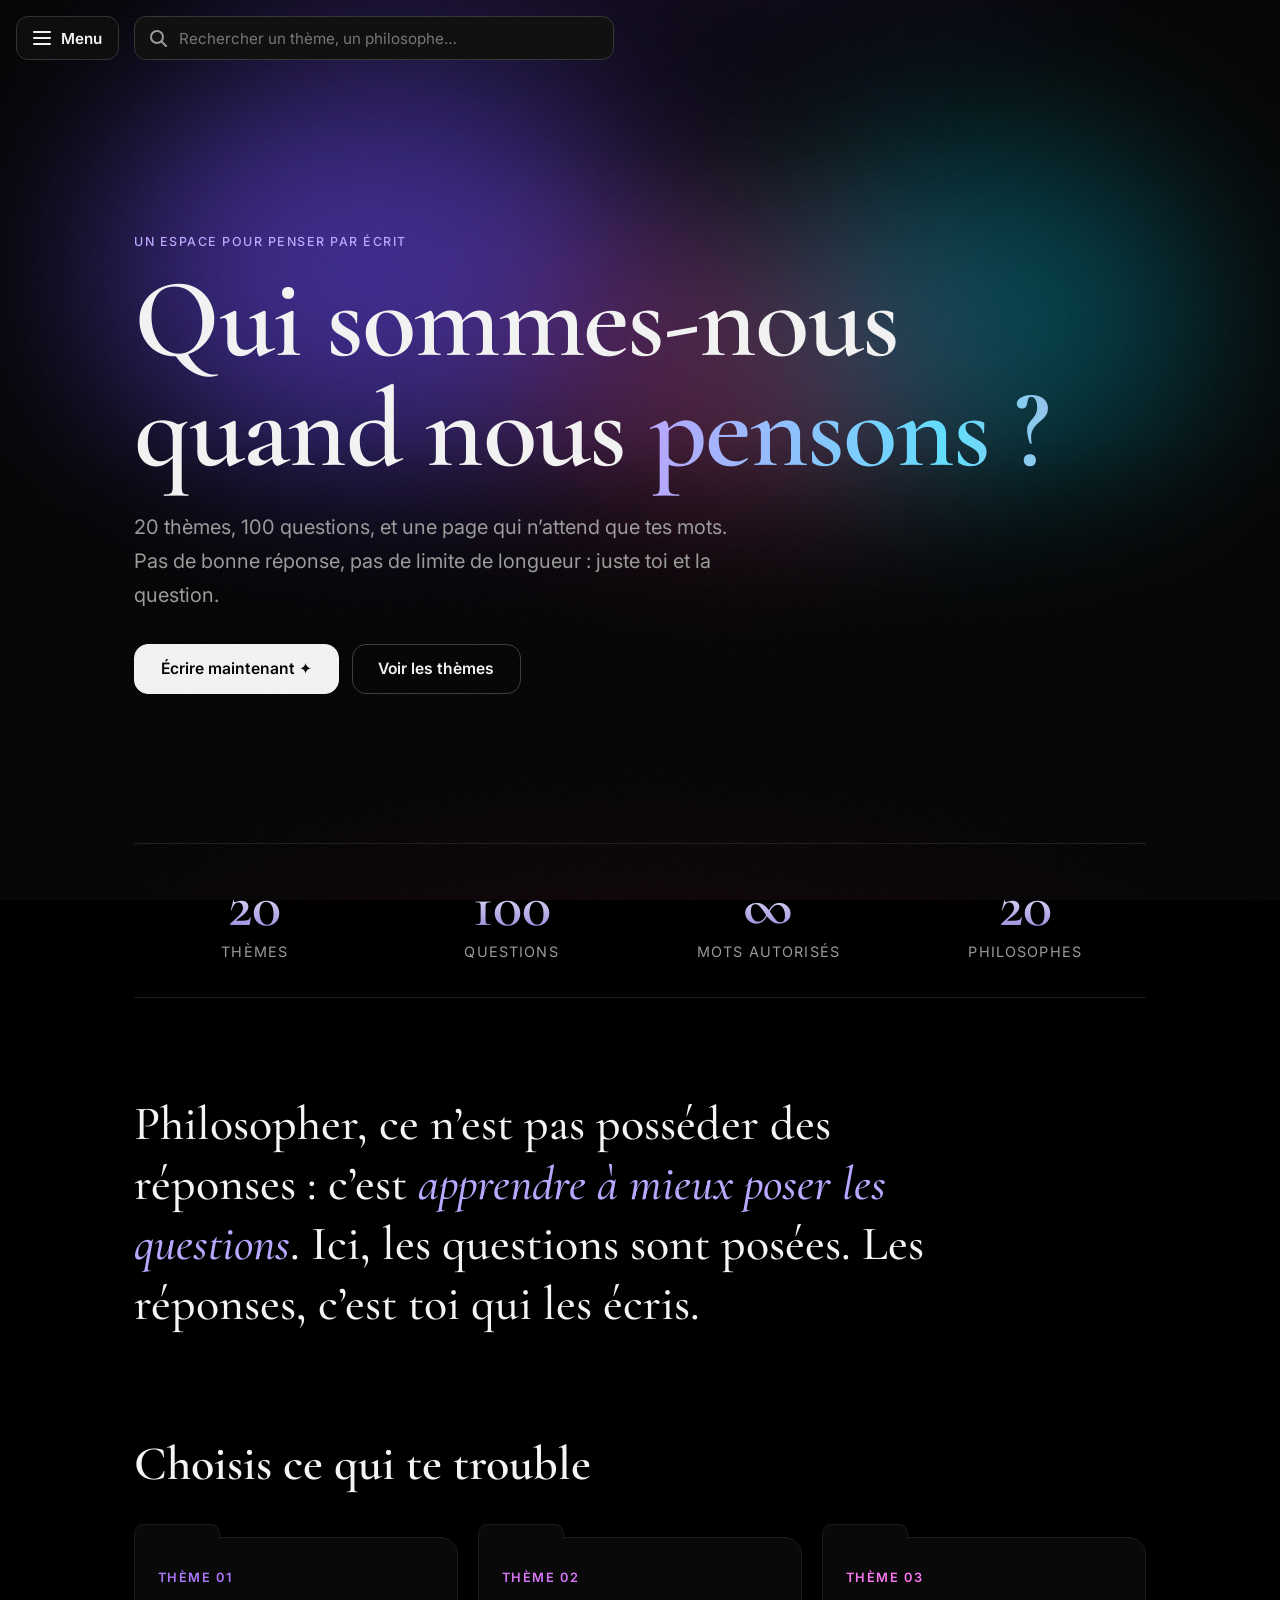
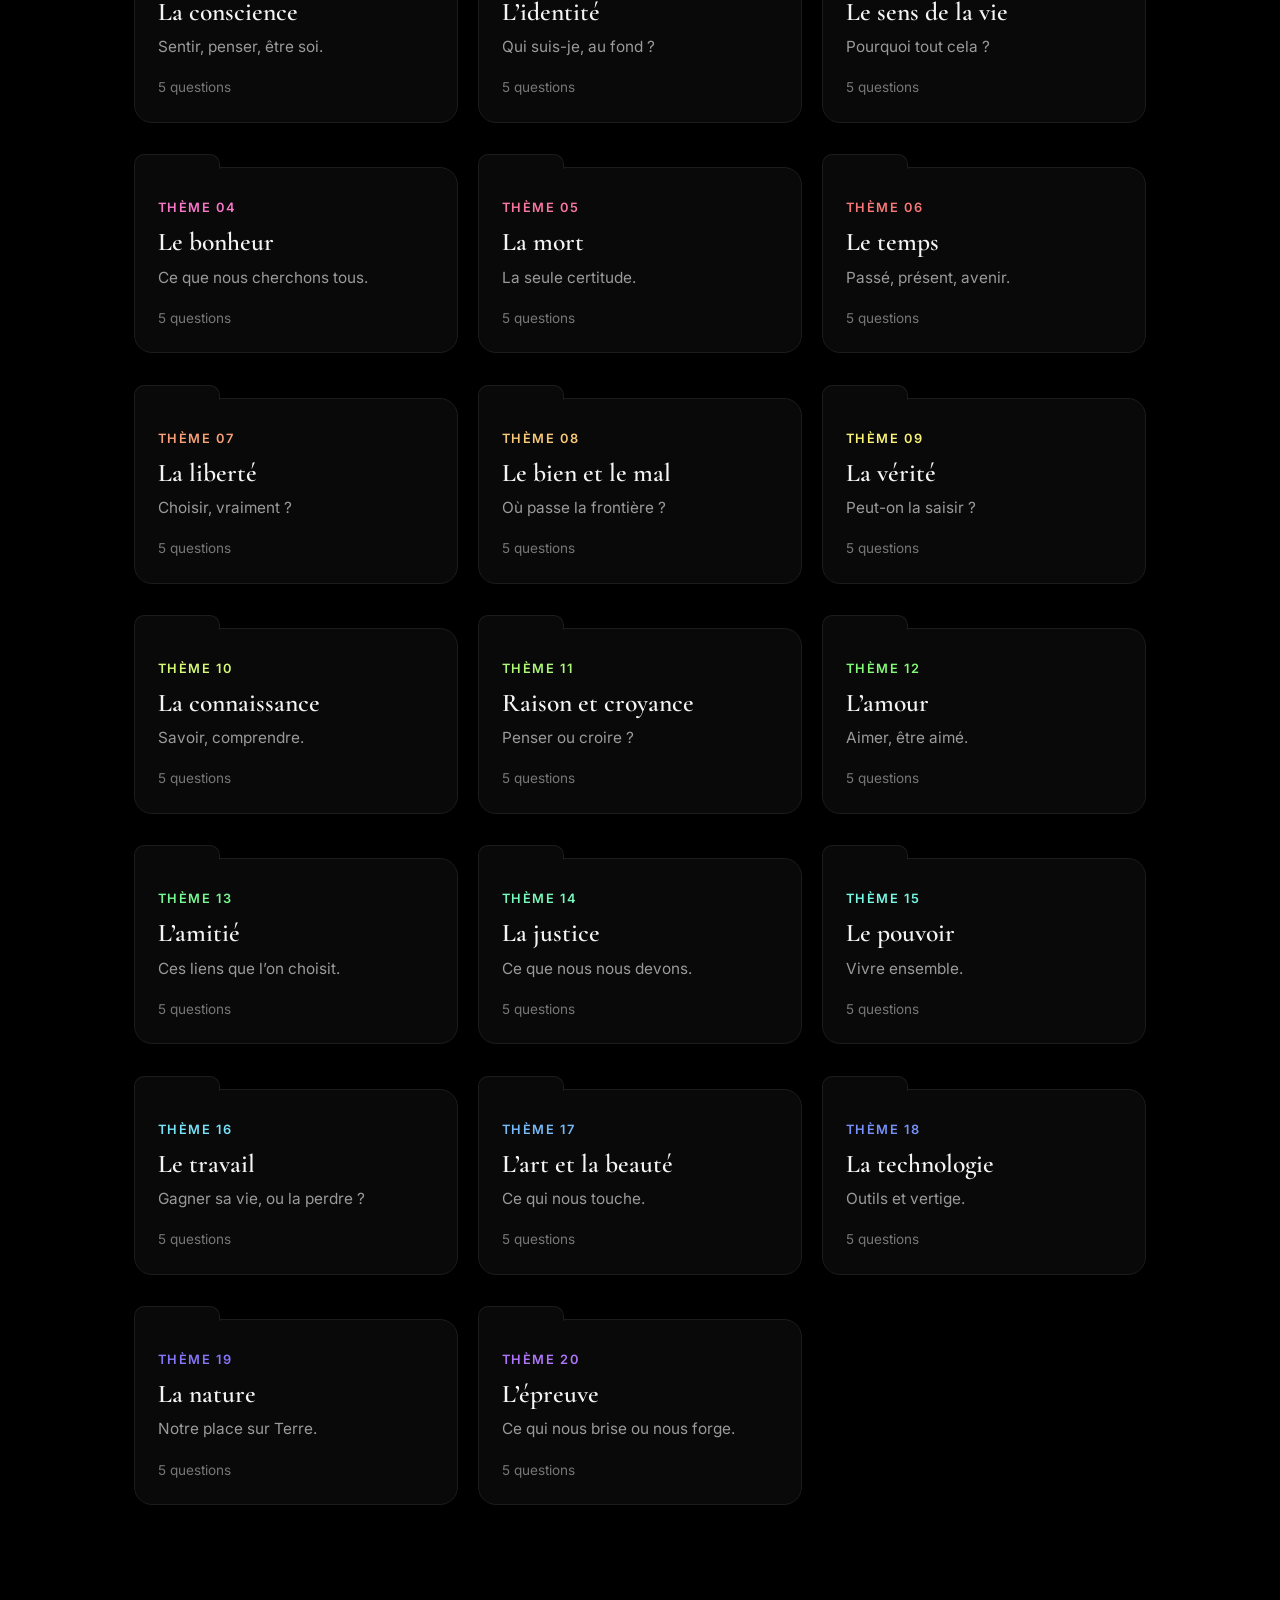
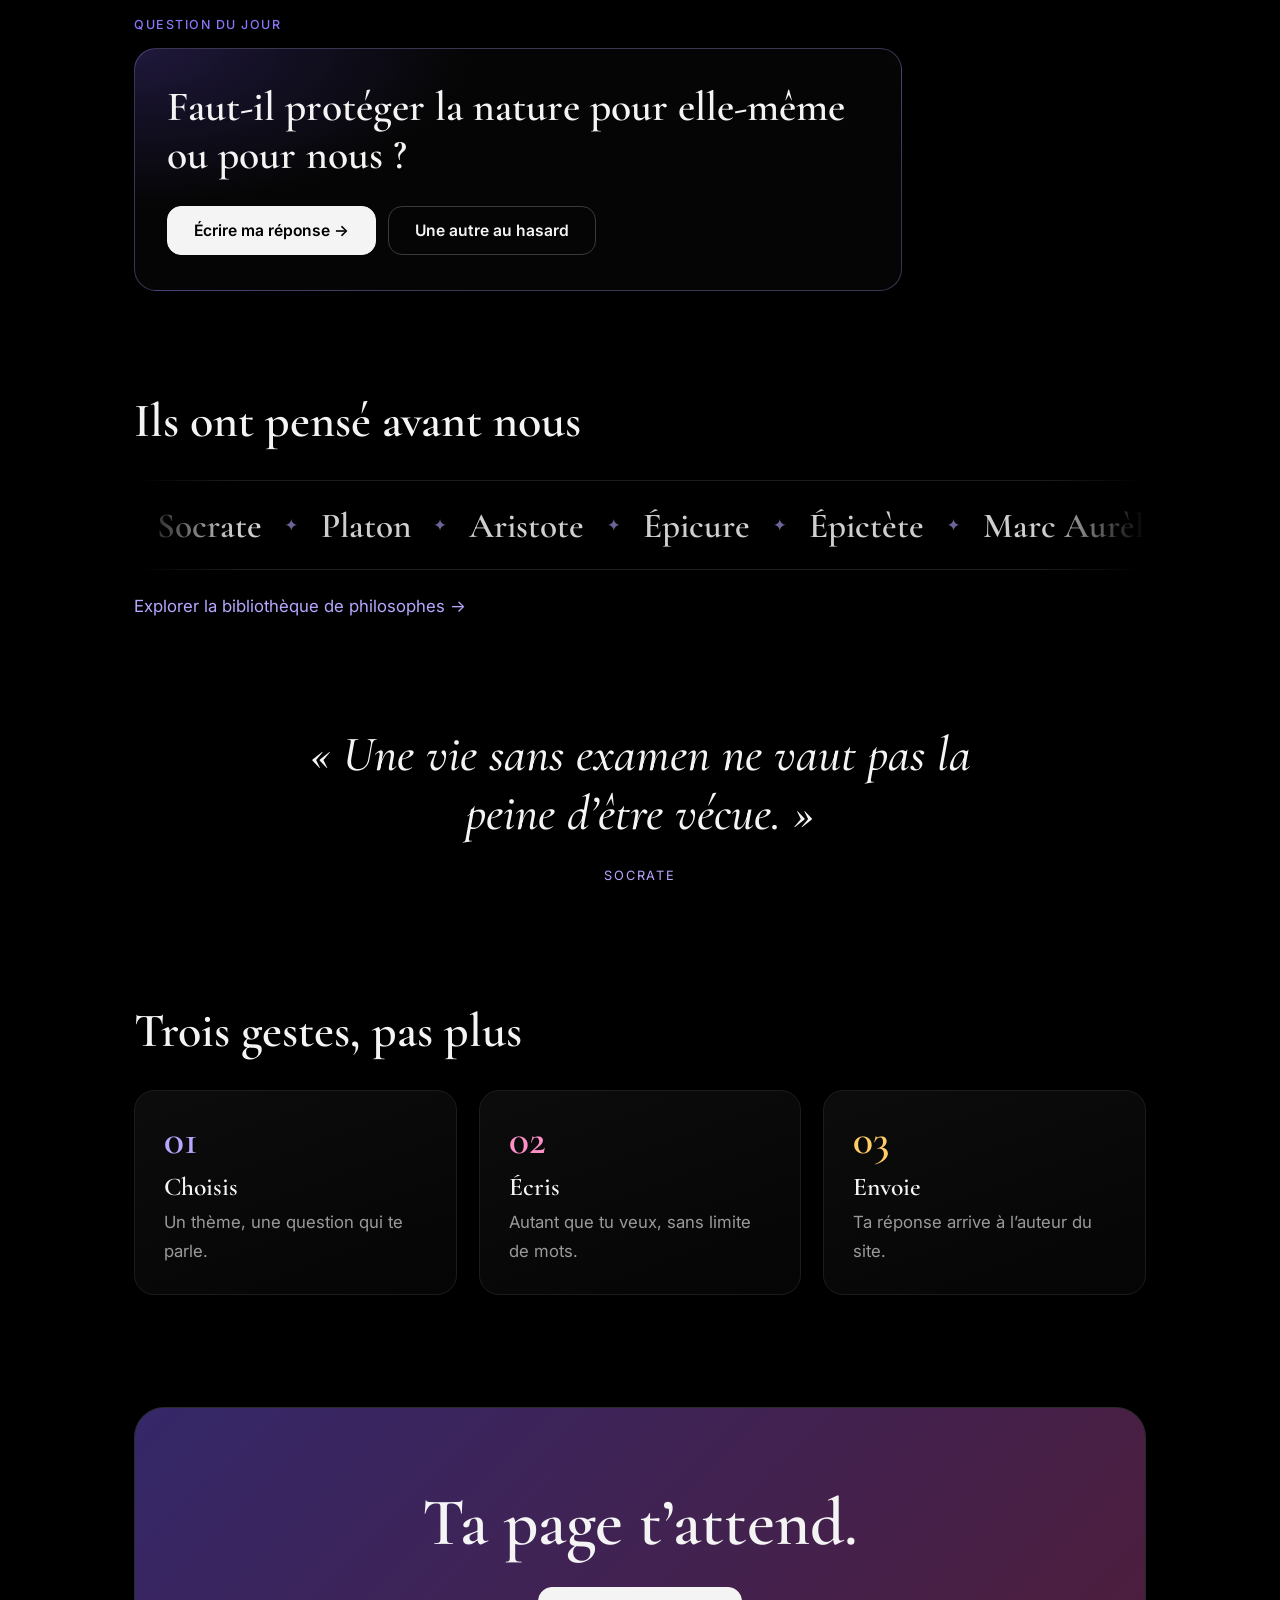
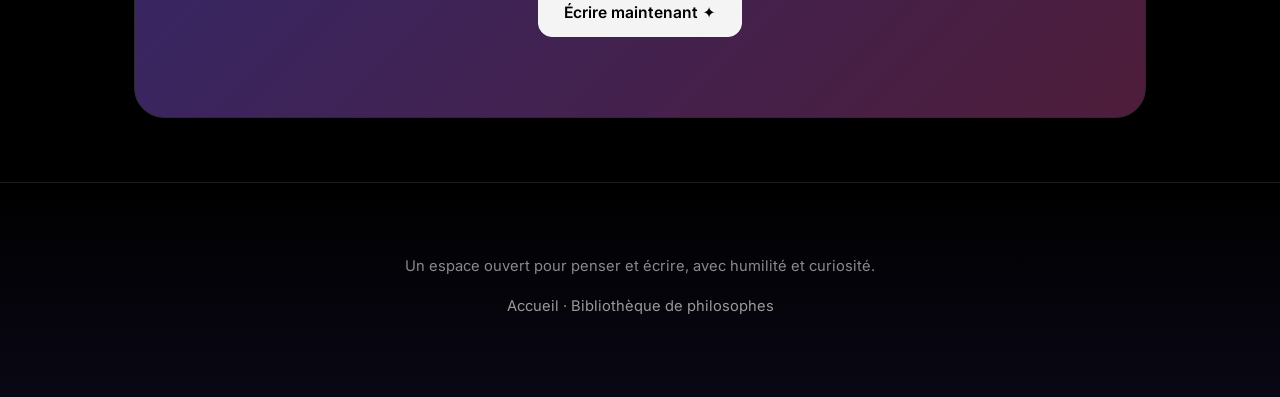
<file: index.html>
<!DOCTYPE html>
<html lang="fr">
<head>
<meta charset="UTF-8">
<meta name="viewport" content="width=device-width, initial-scale=1">
<meta name="theme-color" content="#000000">
<title>Qui sommes-nous quand nous pensons ?</title>
<meta name="description" content="20 thèmes, 100 questions philosophiques et une page pour écrire ta réponse, sans limite de longueur.">
<link rel="preconnect" href="https://fonts.googleapis.com">
<link rel="preconnect" href="https://fonts.gstatic.com" crossorigin>
<link href="https://fonts.googleapis.com/css2?family=Cormorant+Garamond:ital,wght@0,500;0,600;0,700;1,500;1,600&family=Inter:wght@400;500;600&display=swap" rel="stylesheet">
<style>
:root{--noir:#000;--carte:#090909;--ligne:#1c1c1c;--txt:#f4f4f4;--mut:#9a9a9a;--acc:#b8a6ff;
--serif:"Cormorant Garamond",Georgia,"Times New Roman",serif;--sans:"Inter",system-ui,-apple-system,"Segoe UI",Arial,sans-serif}
*{box-sizing:border-box}
html{scroll-behavior:smooth;background:#000}
body{margin:0;background:var(--noir);color:var(--txt);font:400 1.05rem/1.7 var(--sans);min-height:100vh;overflow-x:hidden;-webkit-font-smoothing:antialiased}
a{color:inherit}
::selection{background:#7c5cff;color:#fff}
:focus-visible{outline:2px solid var(--acc);outline-offset:3px}
.grain{position:fixed;inset:0;z-index:60;pointer-events:none;opacity:.07;background-image:url("data:image/svg+xml,%3Csvg xmlns='http://www.w3.org/2000/svg' width='160' height='160'%3E%3Cfilter id='n'%3E%3CfeTurbulence type='fractalNoise' baseFrequency='.8' numOctaves='2' stitchTiles='stitch'/%3E%3C/filter%3E%3Crect width='100%25' height='100%25' filter='url(%23n)'/%3E%3C/svg%3E")}
/* Lueur : en haut quand on écrit, en bas de plus en plus colorée quand on descend */
.lueur{position:fixed;inset:0;z-index:0;pointer-events:none;--h:260;--p:0;--e:0;transition:--h .8s;
background:radial-gradient(60rem 28rem at 50% -12%,hsla(var(--h),90%,62%,calc(.14 + var(--e)*.24)),transparent 62%),
radial-gradient(75rem 34rem at 50% 120%,hsla(calc(var(--h) + 70),95%,58%,calc(.08 + var(--p)*.34)),transparent 62%),
radial-gradient(42rem 28rem at 0% 105%,hsla(calc(var(--h) + 150),95%,60%,calc(var(--p)*.22)),transparent 60%),
radial-gradient(42rem 28rem at 100% 100%,hsla(calc(var(--h) + 220),95%,60%,calc(var(--p)*.18)),transparent 60%)}

/* Menu */
.btn-menu{position:fixed;top:1rem;left:1rem;z-index:40;display:flex;align-items:center;gap:.6rem;height:44px;background:rgba(10,10,10,.85);backdrop-filter:blur(10px);color:var(--txt);border:1px solid #2e2e2e;border-radius:12px;padding:0 1rem;font:600 .95rem var(--sans);cursor:pointer;transition:.25s}
.btn-menu:hover{border-color:var(--acc);box-shadow:0 0 26px -6px var(--acc)}
.btn-menu .barres{display:grid;gap:4px}
.btn-menu .barres i{display:block;width:18px;height:2px;background:currentColor;border-radius:2px}
.voile{position:fixed;inset:0;background:rgba(0,0,0,.75);opacity:0;visibility:hidden;transition:.3s;z-index:45}
.tiroir{position:fixed;top:0;left:0;bottom:0;width:min(25rem,90vw);background:#040404;border-right:1px solid var(--ligne);transform:translateX(-100%);visibility:hidden;transition:transform .35s cubic-bezier(.2,.8,.2,1),visibility .35s;z-index:50;overflow-y:auto;padding:1.2rem 1rem 3rem}
.ouvert .tiroir{transform:none;visibility:visible}
.ouvert .voile{opacity:1;visibility:visible}
.tiroir-haut{display:flex;justify-content:space-between;align-items:center;margin-bottom:1rem}
.tiroir-haut strong{font:600 1.6rem var(--serif)}
.fermer{background:none;border:1px solid #2e2e2e;color:var(--txt);border-radius:10px;width:38px;height:38px;font-size:1.1rem;cursor:pointer}
.tiroir a.accueil{display:block;padding:.6rem .8rem;border-radius:10px;text-decoration:none;color:var(--mut);margin-bottom:.3rem}
.tiroir a.accueil:hover{color:var(--txt);background:#111}
#filtre{width:100%;margin:.6rem 0 .8rem;background:#0a0a0a;color:var(--txt);border:1px solid #2a2a2a;border-radius:12px;padding:.7rem 1rem;font:400 .95rem var(--sans)}
#filtre:focus{outline:none;border-color:var(--acc)}
.tiroir details{border-top:1px solid var(--ligne)}
.tiroir summary{cursor:pointer;list-style:none;padding:.75rem .5rem;font:600 1.15rem var(--serif);display:flex;align-items:center;gap:.7rem;border-radius:10px}
.tiroir summary:hover{background:#0d0d0d}
.tiroir summary::-webkit-details-marker{display:none}
.tiroir summary::after{content:"+";margin-left:auto;color:var(--k);font-family:var(--sans)}
.tiroir details[open] summary::after{content:"−"}
.pt{flex:none;width:.65rem;height:.65rem;border-radius:50%;background:var(--k);box-shadow:0 0 12px var(--k)}
.tiroir details a{display:block;margin:.1rem 0 .1rem 1.2rem;padding:.5rem .8rem;border-left:2px solid #262626;color:var(--mut);text-decoration:none;font-size:.92rem;line-height:1.4;transition:.2s}
.tiroir details a:hover{color:var(--txt);border-left-color:var(--k);background:#0c0c0c}
.tiroir details a.tl{color:var(--k);font-weight:600}

/* Base */
main{position:relative;z-index:1;max-width:66rem;margin:0 auto;padding:5.8rem 1.4rem 4rem}
.fil{font-size:.9rem;color:var(--mut);margin-bottom:1.8rem}
.fil a{color:var(--mut);text-decoration:none}.fil a:hover{color:var(--txt)}.fil span{margin:0 .4rem;opacity:.45}
h1{font:600 clamp(2.6rem,8vw,5.2rem)/1 var(--serif);margin:0 0 1.2rem;letter-spacing:-.015em}
h1.q{font-size:clamp(2.1rem,5.6vw,3.6rem);line-height:1.1;max-width:44rem}
.intro{color:var(--mut);max-width:38rem;margin:0 0 2.4rem;font-size:1.15rem}
.etiquette{display:inline-block;font:500 .78rem var(--sans);letter-spacing:.12em;text-transform:uppercase;color:var(--k,var(--acc));margin-bottom:1rem}
.vue{animation:entree .6s cubic-bezier(.2,.8,.2,1) both}
@keyframes entree{from{opacity:0;transform:translateY(14px)}to{opacity:1;transform:none}}
.rv{opacity:0;transform:translateY(28px);transition:opacity .9s var(--d,0s),transform .9s cubic-bezier(.2,.8,.2,1) var(--d,0s)}
.rv.in{opacity:1;transform:none}
.grad{background:linear-gradient(90deg,#b8a6ff,#5ee0ff,#ff8fc7,#ffcc66,#b8a6ff);background-size:300% 100%;-webkit-background-clip:text;background-clip:text;color:transparent;animation:flow 10s linear infinite}
@keyframes flow{to{background-position:300% 0}}
.titre{font:600 clamp(1.9rem,4.6vw,3rem)/1.1 var(--serif);margin:0 0 2rem}
.sec{margin-top:6.5rem}
.cta{display:inline-flex;align-items:center;gap:.5rem;background:var(--txt);color:#000;border-radius:14px;padding:.9rem 1.6rem;text-decoration:none;font:600 .98rem var(--sans);border:1px solid var(--txt);cursor:pointer;transition:.25s}
.cta:hover{background:var(--acc);border-color:var(--acc);transform:translateY(-2px);box-shadow:0 14px 40px -14px var(--acc)}
.cta.vide{background:transparent;color:var(--txt);border-color:#3a3a3a}.cta.vide:hover{color:#000}
.btns{display:flex;flex-wrap:wrap;gap:.8rem}

/* Accueil */
.hero{position:relative;padding:3.5rem 0 1rem;min-height:78vh;display:flex;flex-direction:column;justify-content:center}
.hero h1{font-size:clamp(2.9rem,9.5vw,7rem);line-height:.98;margin-bottom:1.6rem}
.hero .intro{font-size:1.25rem;margin-bottom:2rem}
.aurore{position:absolute;left:50%;top:-6rem;width:100vw;height:46rem;transform:translateX(-50%);overflow:hidden;z-index:-1;-webkit-mask-image:linear-gradient(#000 60%,transparent);mask-image:linear-gradient(#000 60%,transparent)}
.aurore i{position:absolute;border-radius:50%;filter:blur(95px);opacity:.55;animation:derive 16s ease-in-out infinite alternate}
.aurore i:nth-child(1){width:34rem;height:26rem;background:#6d4aff;left:8%;top:4rem}
.aurore i:nth-child(2){width:28rem;height:22rem;background:#00c2e0;right:6%;top:9rem;animation-delay:-5s;opacity:.35}
.aurore i:nth-child(3){width:24rem;height:20rem;background:#ff4fa3;left:42%;top:14rem;animation-delay:-9s;opacity:.3}
@keyframes derive{to{transform:translate3d(5rem,3rem,0) scale(1.15)}}
.stats{display:grid;grid-template-columns:repeat(auto-fit,minmax(8rem,1fr));gap:1rem;margin-top:3rem;border-top:1px solid var(--ligne);border-bottom:1px solid var(--ligne);padding:2rem 0}
.stats div{text-align:center}
.stats b{display:block;font:600 clamp(2.4rem,6vw,3.8rem)/1 var(--serif);background:linear-gradient(180deg,#fff,#8b7bd8);-webkit-background-clip:text;background-clip:text;color:transparent}
.stats span{color:var(--mut);font-size:.9rem;letter-spacing:.08em;text-transform:uppercase}
.manif{margin-top:6rem}
.manif p{font:500 clamp(1.7rem,4.4vw,3rem)/1.25 var(--serif);max-width:52rem;margin:0}
.manif em{color:var(--acc)}
.grille{display:grid;grid-template-columns:repeat(auto-fill,minmax(15rem,1fr));gap:1.9rem 1.3rem}
.dossier{position:relative;display:block;margin-top:14px;padding:1.5rem 1.4rem 1.4rem;background:var(--carte);border:1px solid var(--ligne);border-radius:0 18px 18px 18px;text-decoration:none;color:inherit;transition:.3s}
.dossier::before{content:"";position:absolute;top:-14px;left:-1px;width:84px;height:14px;background:var(--carte);border:1px solid var(--ligne);border-bottom:0;border-radius:10px 10px 0 0;transition:.3s}
.dossier::after{content:"";position:absolute;inset:0;border-radius:inherit;pointer-events:none;opacity:0;transition:.3s;background:radial-gradient(16rem circle at var(--mx,50%) var(--my,0%),rgba(255,255,255,.09),transparent 62%)}
.dossier:hover{transform:translateY(-5px);border-color:var(--k,var(--acc));box-shadow:0 24px 54px -24px var(--k,var(--acc))}
.dossier:hover::before{border-color:var(--k,var(--acc))}
.dossier:hover::after{opacity:1}
.dossier .num{font:600 .8rem var(--sans);color:var(--k,var(--acc));letter-spacing:.12em}
.dossier h3{font:600 1.6rem/1.15 var(--serif);margin:.4rem 0 .5rem}
.dossier p{margin:0;color:var(--mut);font-size:.96rem}
.dossier .compte{display:block;margin-top:1rem;font-size:.85rem;color:#767676}
.jourbox{max-width:48rem;padding:2.2rem 2rem;border-radius:22px;border:1px solid rgba(184,166,255,.3);background:radial-gradient(30rem 14rem at 0% 0%,rgba(124,92,255,.22),transparent 70%),#050505}
.qh{font:600 clamp(1.8rem,4vw,2.6rem)/1.15 var(--serif);margin:0 0 1.6rem}
.marq{overflow:hidden;border-block:1px solid var(--ligne);padding:1.4rem 0;-webkit-mask-image:linear-gradient(90deg,transparent,#000 10%,#000 90%,transparent);mask-image:linear-gradient(90deg,transparent,#000 10%,#000 90%,transparent)}
.piste{display:flex;width:max-content;animation:defile 60s linear infinite}
.marq:hover .piste{animation-play-state:paused}
.piste a{font:600 clamp(1.5rem,3.4vw,2.2rem) var(--serif);text-decoration:none;color:#cfcfcf;padding:0 1.4rem;white-space:nowrap;transition:.2s}
.piste a:hover{color:var(--acc)}
.piste i{color:var(--acc);font-style:normal;align-self:center;opacity:.6}
@keyframes defile{to{transform:translateX(-50%)}}
.note-c{margin:1.4rem 0 0}.note-c a{color:var(--acc);text-decoration:none}.note-c a:hover{text-decoration:underline}
.citrot{min-height:11rem;text-align:center;max-width:46rem;margin:0 auto}
.citrot p{font:italic 500 clamp(1.8rem,4.6vw,3.1rem)/1.2 var(--serif);margin:0 0 1rem}
.citrot span{color:var(--acc);letter-spacing:.14em;text-transform:uppercase;font-size:.8rem}
.citrot.f{animation:entree .8s both}
.etapes{display:grid;grid-template-columns:repeat(auto-fit,minmax(15rem,1fr));gap:1.4rem}
.etape{padding:1.8rem;border:1px solid var(--ligne);border-radius:20px;background:linear-gradient(160deg,#0c0c0c,#050505)}
.etape b{font:600 2.6rem/1 var(--serif);display:block;margin-bottom:.6rem}
.etape:nth-child(1) b{color:#b8a6ff}.etape:nth-child(2) b{color:#ff8fc7}.etape:nth-child(3) b{color:#ffcc66}
.etape h3{font:600 1.6rem var(--serif);margin:0 0 .4rem}
.etape p{margin:0;color:var(--mut)}
.final{margin-top:7rem;text-align:center;padding:5rem 1.4rem;border-radius:30px;border:1px solid #2a2a2a;background:linear-gradient(135deg,rgba(124,92,255,.4),rgba(255,79,163,.3) 55%,rgba(255,204,102,.28)),#050505;background-size:200% 200%;animation:flow 14s ease infinite}
.final h2{font:600 clamp(2.2rem,6vw,4.2rem)/1.05 var(--serif);margin:0 0 1.8rem}

/* Thème : liste de questions */
.qs{max-width:50rem}
.qs a{display:grid;grid-template-columns:3rem 1fr auto;gap:.4rem 1rem;align-items:baseline;padding:1.5rem .4rem;border-top:1px solid var(--ligne);text-decoration:none;transition:.3s}
.qs a:last-of-type{border-bottom:1px solid var(--ligne)}
.qs a:hover{padding-left:1.1rem;background:linear-gradient(90deg,color-mix(in srgb,var(--k) 12%,transparent),transparent)}
.qs .n{font:600 1.1rem var(--serif);color:var(--k)}
.qs .t{font:500 clamp(1.35rem,3vw,1.9rem)/1.25 var(--serif)}
.qs .go{color:var(--k);font-size:.9rem;white-space:nowrap}
.ok{font-size:.82rem;color:#7ee2a8}

/* Espace d'écriture */
.ecrire{max-width:46rem}
.feuille{--lh:2.15rem;margin-top:1.6rem;background:linear-gradient(180deg,#070707,#040404);border:1px solid #262626;border-radius:22px;overflow:hidden;transition:.4s}
.feuille:focus-within{border-color:var(--k);box-shadow:0 0 0 4px color-mix(in srgb,var(--k) 14%,transparent),0 50px 100px -40px var(--k)}
.feuille.envoye{animation:eclat 1.4s ease}
@keyframes eclat{40%{box-shadow:0 0 0 6px color-mix(in srgb,var(--k) 35%,transparent),0 0 90px -10px var(--k)}}
.jauge{height:3px;background:#151515}
.jauge i{display:block;height:100%;width:0;background:linear-gradient(90deg,var(--k),#fff);transition:width .5s}
.feuille textarea{display:block;width:100%;min-height:min(52vh,24rem);background-color:transparent;color:var(--txt);border:0;resize:none;padding:1.6rem 1.7rem;font:400 clamp(1.2rem,2.7vw,1.45rem)/var(--lh) var(--serif);caret-color:var(--k);
background-image:repeating-linear-gradient(transparent 0,transparent calc(var(--lh) - 1px),rgba(255,255,255,.055) calc(var(--lh) - 1px),rgba(255,255,255,.055) var(--lh));background-origin:content-box;background-attachment:local}
.feuille textarea:focus{outline:none}
.feuille textarea::placeholder{color:#555;font-style:italic}
.pied-feuille{display:flex;justify-content:space-between;gap:1rem;padding:.8rem 1.4rem;border-top:1px solid #161616;font-size:.85rem;color:#6d6d6d}
#encour{color:var(--k);transition:.3s}
.amorces{display:flex;flex-wrap:wrap;align-items:center;gap:.5rem;margin:1.2rem 0 0;font-size:.88rem;color:var(--mut)}
.amorce,.zenbtn{background:transparent;color:var(--mut);border:1px solid #2a2a2a;border-radius:999px;padding:.4rem .9rem;font:500 .85rem var(--sans);cursor:pointer;transition:.2s}
.amorce:hover,.zenbtn:hover{color:var(--txt);border-color:var(--k)}
.signe{margin:1.5rem 0 0}
.signe summary{cursor:pointer;color:var(--mut);font-size:.92rem;width:max-content}.signe summary:hover{color:var(--txt)}
.deux{display:grid;grid-template-columns:1fr 1fr;gap:1rem;margin-top:1rem}
label{display:block;font:600 .82rem var(--sans);margin:0 0 .4rem;color:var(--mut)}
input[type=text],input[type=email]{width:100%;background:#060606;color:var(--txt);border:1px solid #262626;border-radius:12px;padding:.8rem 1rem;font:400 1rem var(--sans);transition:.2s}
input:focus{outline:none;border-color:var(--k,var(--acc));box-shadow:0 0 0 3px rgba(184,166,255,.16)}
.piege{position:absolute;left:-9999px;width:1px;height:1px;opacity:0}
.envoyer{margin-top:1.8rem;display:inline-flex;align-items:center;gap:.6rem;background:var(--k);color:#000;border:0;border-radius:14px;padding:1rem 2rem;font:600 1.02rem var(--sans);cursor:pointer;transition:.25s}
.envoyer:hover{transform:translateY(-2px);box-shadow:0 18px 44px -14px var(--k)}
.envoyer:disabled{opacity:.5;cursor:wait;transform:none}
.etat{min-height:1.6rem;margin:1rem 0 0;font-size:1rem}
.etat.ok{color:#7ee2a8}.etat.err{color:#ff8a8a}
.note{margin-top:1.4rem;font-size:.85rem;color:#6d6d6d}
.suite{display:flex;flex-wrap:wrap;gap:1.4rem;margin-top:2rem;font-size:.95rem}
.suite a,.suite button{color:var(--k);text-decoration:none;background:none;border:0;font:inherit;cursor:pointer;padding:0}
.suite a:hover,.suite button:hover{text-decoration:underline}
body.zen .btn-menu,body.zen .recherche,body.zen footer,body.zen .fil,body.zen .hors-zen{display:none}
body.zen .zenbtn{position:fixed;top:1rem;right:1rem;z-index:70;background:#0a0a0a}
body.zen main{padding-top:4rem}
footer{position:relative;z-index:1;text-align:center;padding:3.5rem 1rem 4rem;border-top:1px solid var(--ligne);color:#8a8a8a;font-size:.92rem;background:linear-gradient(180deg,transparent,rgba(124,92,255,.08))}
footer a{color:var(--mut);text-decoration:none}footer a:hover{color:var(--acc)}

@media(max-width:640px){.deux{grid-template-columns:1fr}.btn-menu span.mot{display:none}.btn-menu{padding:0 .9rem}.sec{margin-top:4.5rem}.qs a{grid-template-columns:2.4rem 1fr}.qs .go{display:none}}
@media(prefers-reduced-motion:reduce){*{animation:none!important;transition:none!important}html{scroll-behavior:auto}.rv{opacity:1;transform:none}}
</style>
</head>
<body>
<div class="grain" aria-hidden="true"></div>
<div class="lueur" id="lueur" aria-hidden="true"></div>

<button class="btn-menu" id="btnMenu" aria-expanded="false" aria-controls="tiroir">
  <span class="barres" aria-hidden="true"><i></i><i></i><i></i></span><span class="mot">Menu</span>
</button>
<div class="voile" id="voile"></div>
<aside class="tiroir" id="tiroir" aria-label="Les thèmes philosophiques">
  <div class="tiroir-haut"><strong>Les 20 thèmes</strong><button class="fermer" id="fermer" aria-label="Fermer le menu">✕</button></div>
  <a class="accueil" href="#">← Accueil</a>
  <input type="search" id="filtre" placeholder="Filtrer les thèmes…" aria-label="Filtrer les thèmes" autocomplete="off">
  <nav id="navThemes"></nav>
</aside>

<main id="scene"></main>
<footer><p>Un espace ouvert pour penser et écrire, avec humilité et curiosité.</p><p><a href="#">Accueil</a> · <a href="#biblio">Bibliothèque de philosophes</a></p></footer>

<script>
(function(){
  /* Enregistrement des réponses dans la base de l'artefact */
  function envoyer(d){
    if(!window.claude || !claude.use) return Promise.reject(new Error("indispo"));
    return Promise.all([claude.use("db"), claude.use("user")]).then(function(r){
      var db = r[0], user = r[1];
      if(!db || !user) throw new Error("indispo");
      return Promise.resolve(user.id()).then(function(id){ return db.collection("reponses/" + id + "/envois").add(d); });
    });
  }

  /* 20 thèmes : [nom, description, [5 questions]] */
  var T = [
  ["La conscience","Sentir, penser, être soi.",["Mon esprit est-il identique à mon cerveau ?","Un robot pourrait-il un jour être vraiment conscient ?","Les animaux ont-ils une conscience comparable à la nôtre ?","Que se passe-t-il en nous quand nous rêvons ?","Peut-on être conscient sans le savoir ?"]],
  ["L’identité","Qui suis-je, au fond ?",["Suis-je la même personne qu’il y a dix ans ?","Qu’est-ce qui fait de moi quelqu’un d’unique ?","Le regard des autres façonne-t-il qui je suis ?","Si je perdais tous mes souvenirs, serais-je encore moi ?","Peut-on vraiment changer de personnalité ?"]],
  ["Le sens de la vie","Pourquoi tout cela ?",["La vie a-t-elle un sens, ou devons-nous le créer ?","Qu’est-ce qui donne de la valeur à une vie ?","Faut-il avoir un but pour être heureux ?","Vaut-il mieux vivre intensément ou vivre longtemps ?","Qu’aimerais-tu qu’on retienne de toi ?"]],
  ["Le bonheur","Ce que nous cherchons tous.",["Le bonheur est-il un choix ?","Peut-on être heureux sans les autres ?","L’argent fait-il le bonheur ?","Faut-il avoir connu la peine pour apprécier la joie ?","Un bonheur simple vaut-il mieux qu’un grand destin ?"]],
  ["La mort","La seule certitude.",["Faut-il avoir peur de la mort ?","La mort donne-t-elle un sens à la vie ?","Vivrions-nous mieux si nous étions immortels ?","Que reste-t-il de nous quand nous disparaissons ?","Parle-t-on assez de la mort dans nos sociétés ?"]],
  ["Le temps","Passé, présent, avenir.",["Le temps existe-t-il vraiment ?","Pourquoi le temps semble-t-il passer plus vite avec l’âge ?","Faut-il vivre dans le présent ?","Peut-on changer son passé ?","Le futur est-il déjà écrit ?"]],
  ["La liberté","Choisir, vraiment ?",["Sommes-nous vraiment libres de nos choix ?","Être libre, est-ce faire tout ce que l’on veut ?","Notre éducation décide-t-elle à notre place ?","Peut-on être libre en société ?","La liberté fait-elle peur ?"]],
  ["Le bien et le mal","Où passe la frontière ?",["Le bien et le mal sont-ils les mêmes partout ?","Le mensonge est-il parfois justifié ?","Peut-on faire le mal en croyant faire le bien ?","Faut-il juger les actes ou les intentions ?","Pourquoi être juste quand personne ne nous voit ?"]],
  ["La vérité","Peut-on la saisir ?",["Existe-t-il une vérité absolue ?","Une vérité douloureuse vaut-elle mieux qu’un mensonge réconfortant ?","Peut-on être certain que le monde est tel que nous le percevons ?","Comment distinguer le vrai du faux aujourd’hui ?","Pourquoi tenons-nous tant à nos opinions ?"]],
  ["La connaissance","Savoir, comprendre.",["Que signifie vraiment « comprendre » ?","La science peut-elle tout expliquer ?","Peut-on tout apprendre par soi-même ?","Savoir plus rend-il plus heureux ?","Qu’est-ce que nous ne saurons jamais ?"]],
  ["Raison et croyance","Penser ou croire ?",["Peut-on croire sans preuve ?","La raison suffit-elle pour bien vivre ?","Doute-t-on trop ou pas assez ?","La foi et la raison peuvent-elles s’entendre ?","Les émotions sont-elles un obstacle à la pensée juste ?"]],
  ["L’amour","Aimer, être aimé.",["Aime-t-on une personne ou l’idée qu’on s’en fait ?","L’amour peut-il durer toujours ?","Peut-on aimer sans posséder ?","Faut-il s’aimer soi-même pour aimer les autres ?","L’amour rend-il libre ou dépendant ?"]],
  ["L’amitié","Ces liens que l’on choisit.",["Qu’est-ce qu’un véritable ami ?","L’amitié peut-elle survivre à la distance ?","Peut-on être ami avec quelqu’un qui pense l’inverse de nous ?","Doit-on tout pardonner à un ami ?","Les réseaux sociaux ont-ils changé l’amitié ?"]],
  ["La justice","Ce que nous nous devons.",["Qu’est-ce qu’une société juste ?","Faut-il punir ou réparer ?","L’égalité est-elle compatible avec la liberté ?","Est-il juste de désobéir à une loi injuste ?","Peut-on être juste envers tout le monde ?"]],
  ["Le pouvoir","Vivre ensemble.",["Pourquoi obéissons-nous ?","Le pouvoir corrompt-il ?","La démocratie est-elle le moins mauvais des régimes ?","Faut-il séparer la morale et la politique ?","Qu’est-ce qu’un bon citoyen ?"]],
  ["Le travail","Gagner sa vie, ou la perdre ?",["Le travail est-il nécessaire pour s’épanouir ?","Faut-il aimer son travail ?","Que perdrions-nous si les machines faisaient tout ?","Réussir sa vie, est-ce réussir sa carrière ?","A-t-on le droit à la paresse ?"]],
  ["L’art et la beauté","Ce qui nous touche.",["Le beau est-il objectif ?","À quoi sert l’art ?","Peut-on tout dire en art ?","Pourquoi la musique nous émeut-elle ?","Qu’est-ce qui fait qu’une œuvre est « grande » ?"]],
  ["La technologie","Outils et vertige.",["Les technologies nous rendent-elles plus libres ?","Une intelligence artificielle peut-elle penser ?","Vivre connecté, est-ce encore vivre présent ?","Faut-il faire tout ce que la technique permet ?","Que perdons-nous en déléguant à la machine ?"]],
  ["La nature","Notre place sur Terre.",["L’homme est-il au-dessus de la nature ?","Avons-nous des devoirs envers les animaux ?","Faut-il protéger la nature pour elle-même ou pour nous ?","Qu’est-ce qui rend un lieu sauvage précieux ?","Les générations futures ont-elles des droits ?"]],
  ["L’épreuve","Ce qui nous brise ou nous forge.",["Faut-il souffrir pour grandir ?","Pourquoi le mal existe-t-il ?","Peut-on tirer du sens d’une épreuve ?","Doit-on toujours se montrer fort ?","Que devons-nous à ceux qui souffrent ?"]]
  ];
  var AMORCES = ["Je crois que…","Au fond…","Un exemple qui m’a marqué :","Je ne suis pas d’accord, parce que…","Ce que ça change pour moi :","Pour être honnête…"];
  var PAS = [[0,"La page blanche est ton alliée. Commence par un seul mot."],[1,"C’est lancé. Laisse venir."],[15,"Tu tiens une piste. Continue."],[40,"Il y a déjà une vraie idée ici."],[80,"Belle réflexion. Va jusqu’au bout de ton idée."],[150,"Tu écris comme un philosophe."],[300,"Quelle profondeur ! Prends ton temps."]];
  var NOMS = [["Socrate","socrate"],["Platon","platon"],["Aristote","aristote"],["Épicure","epicure"],["Épictète","epictete"],["Marc Aurèle","marc-aurele"],["Confucius","confucius"],["Averroès","averroes"],["Machiavel","machiavel"],["Montaigne","montaigne"],["Descartes","descartes"],["Pascal","pascal"],["Spinoza","spinoza"],["Rousseau","rousseau"],["Kant","kant"],["Nietzsche","nietzsche"],["Sartre","sartre"],["Beauvoir","beauvoir"],["Camus","camus"],["Chalmers","chalmers"]];
  var CITS = [["Je pense, donc je suis.","Descartes"],["Une vie sans examen ne vaut pas la peine d’être vécue.","Socrate"],["Le cœur a ses raisons que la raison ne connaît point.","Pascal"],["Aie le courage de te servir de ton propre entendement.","Kant"],["Il faut imaginer Sisyphe heureux.","Camus"]];

  var scene = document.getElementById("scene"), body = document.body, lueur = document.getElementById("lueur"), rot;
  function hue(i){ return (265 + i * 19) % 360; }
  function col(i){ return "hsl(" + hue(i) + " 90% 72%)"; }
  function qid(i, k){ return "t" + i + "-q" + k; }
  function n2(i){ return (i < 9 ? "0" : "") + (i + 1); }
  function norm(s){ return s.toLowerCase().normalize("NFD").replace(/[\u0300-\u036f]/g, ""); }
  function lire(k){ try{ return localStorage.getItem(k); }catch(e){ return null; } }
  function noter(k, v){ try{ if(v === null) localStorage.removeItem(k); else localStorage.setItem(k, v); }catch(e){} }

  /* Menu : 20 thèmes, chacun déroule ses 5 questions */
  var nav = document.getElementById("navThemes");
  nav.innerHTML = T.map(function(t, i){
    return '<details data-i="' + i + '" data-n="' + norm(t[0]) + '" style="--k:' + col(i) + '"><summary><span class="pt"></span>' + n2(i) + ' · ' + t[0] + '</summary><a class="tl" href="#t' + i + '">Voir tout le thème →</a>' +
      t[2].map(function(q, k){ return '<a href="#' + qid(i, k) + '">' + q + '</a>'; }).join("") + '</details>';
  }).join("");
  document.getElementById("filtre").addEventListener("input", function(){
    var v = norm(this.value.trim());
    nav.querySelectorAll("details").forEach(function(d){ d.hidden = !!v && d.getAttribute("data-n").indexOf(v) < 0; });
  });
  var btn = document.getElementById("btnMenu");
  function menu(ouvre){
    body.classList.toggle("ouvert", ouvre);
    btn.setAttribute("aria-expanded", ouvre);
    if(ouvre){ document.getElementById("fermer").focus(); }
    else if(document.activeElement && document.activeElement.closest && document.activeElement.closest("#tiroir")){ btn.focus(); }
  }
  btn.addEventListener("click", function(){ menu(!body.classList.contains("ouvert")); });
  document.getElementById("fermer").addEventListener("click", function(){ menu(false); });
  document.getElementById("voile").addEventListener("click", function(){ menu(false); });
  document.addEventListener("keydown", function(e){
    if(e.key !== "Escape") return;
    menu(false);
    if(body.classList.contains("zen")){ body.classList.remove("zen"); var z = document.getElementById("zen"); if(z) z.textContent = "Mode concentration"; }
  });
  document.addEventListener("pointermove", function(e){
    var d = e.target.closest && e.target.closest(".dossier");
    if(!d) return;
    var r = d.getBoundingClientRect();
    d.style.setProperty("--mx", (e.clientX - r.left) + "px"); d.style.setProperty("--my", (e.clientY - r.top) + "px");
  });
  function defile(){
    var max = document.documentElement.scrollHeight - innerHeight;
    lueur.style.setProperty("--p", max > 0 ? Math.min(scrollY / max, 1) : 0);
  }
  addEventListener("scroll", defile, {passive:true});

  /* Question au hasard (de préférence pas encore traitée) */
  function hasard(ti){
    var pool = [], tous = [];
    T.forEach(function(t, i){
      if(ti !== undefined && i !== ti) return;
      t[2].forEach(function(q, k){ tous.push(qid(i, k)); if(!lire("fait:" + qid(i, k))) pool.push(qid(i, k)); });
    });
    if(!pool.length) pool = tous;
    location.hash = "#" + pool[Math.floor(Math.random() * pool.length)];
  }
  scene.addEventListener("click", function(e){
    var h = e.target.closest("[data-hasard]");
    if(h){ var v = h.getAttribute("data-hasard"); hasard(v === "" ? undefined : +v); return; }
    var s = e.target.closest("[data-vers]");
    if(s){ var el = document.getElementById(s.getAttribute("data-vers")); if(el) el.scrollIntoView({behavior:"smooth"}); }
  });

  var plat = [];
  T.forEach(function(t, i){ t[2].forEach(function(q, k){ plat.push({id:qid(i, k), q:q, i:i}); }); });
  var jour = plat[Math.floor(Date.now() / 864e5) % plat.length];

  function fil(parts){
    return '<nav class="fil" aria-label="Fil d’Ariane">' + parts.map(function(p){ return p.h ? '<a href="' + p.h + '">' + p.l + '</a>' : '<b>' + p.l + '</b>'; }).join('<span>/</span>') + '</nav>';
  }

  /* Pages */
  function accueil(){
    var nq = 0; T.forEach(function(t){ nq += t[2].length; });
    var liste = NOMS.map(function(x){ return '<a href="#p-' + x[1] + '">' + x[0] + '</a><i>✦</i>'; }).join("");
    return '<div class="vue">' +
      '<section class="hero"><div class="aurore" aria-hidden="true"><i></i><i></i><i></i></div>' +
      '<span class="etiquette">Un espace pour penser par écrit</span>' +
      '<h1>Qui sommes-nous<br>quand nous <span class="grad">pensons&nbsp;?</span></h1>' +
      '<p class="intro">' + T.length + ' thèmes, ' + nq + ' questions, et une page qui n’attend que tes mots. Pas de bonne réponse, pas de limite de longueur : juste toi et la question.</p>' +
      '<div class="btns"><button class="cta" data-hasard="">Écrire maintenant ✦</button><button class="cta vide" data-vers="themes">Voir les thèmes</button></div></section>' +
      '<section class="stats rv">' + [[T.length,"thèmes"],[nq,"questions"],["∞","mots autorisés"],[NOMS.length,"philosophes"]].map(function(x){ return '<div><b>' + x[0] + '</b><span>' + x[1] + '</span></div>'; }).join("") + '</section>' +
      '<section class="manif rv"><p>Philosopher, ce n’est pas posséder des réponses : c’est <em>apprendre à mieux poser les questions</em>. Ici, les questions sont posées. Les réponses, c’est toi qui les écris.</p></section>' +
      '<section class="sec" id="themes"><h2 class="titre rv">Choisis ce qui te trouble</h2><div class="grille">' + T.map(function(t, i){
        return '<a class="dossier rv" style="--k:' + col(i) + ';--d:' + ((i % 4) * .07) + 's" href="#t' + i + '"><span class="num">THÈME ' + n2(i) + '</span><h3>' + t[0] + '</h3><p>' + t[1] + '</p><span class="compte">5 questions</span></a>';
      }).join("") + '</div></section>' +
      '<section class="sec rv"><span class="etiquette" style="--k:' + col(jour.i) + '">Question du jour</span><div class="jourbox"><h2 class="qh">' + jour.q + '</h2><div class="btns"><a class="cta" href="#' + jour.id + '">Écrire ma réponse →</a><button class="cta vide" data-hasard="">Une autre au hasard</button></div></div></section>' +
      '<section class="sec rv"><h2 class="titre">Ils ont pensé avant nous</h2><div class="marq"><div class="piste">' + liste + liste + '</div></div><p class="note-c"><a href="#biblio">Explorer la bibliothèque de philosophes →</a></p></section>' +
      '<section class="sec rv"><div class="citrot" id="citrot"></div></section>' +
      '<section class="sec"><h2 class="titre rv">Trois gestes, pas plus</h2><div class="etapes">' + [["01","Choisis","Un thème, une question qui te parle."],["02","Écris","Autant que tu veux, sans limite de mots."],["03","Envoie","Ta réponse arrive à l’auteur du site."]].map(function(x, i){
        return '<div class="etape rv" style="--d:' + i * .1 + 's"><b>' + x[0] + '</b><h3>' + x[1] + '</h3><p>' + x[2] + '</p></div>';
      }).join("") + '</div></section>' +
      '<section class="final rv"><h2>Ta page t’attend.</h2><button class="cta" data-hasard="">Écrire maintenant ✦</button></section></div>';
  }
  function theme(i){
    var t = T[i];
    return '<div class="vue" style="--k:' + col(i) + '">' + fil([{l:"Accueil",h:"#"},{l:t[0]}]) + '<span class="etiquette">Thème ' + n2(i) + '</span><h1>' + t[0] + '</h1><p class="intro">' + t[1] + ' Choisis une question et écris ce qui te vient.</p>' +
      '<div class="qs">' + t[2].map(function(q, k){
        return '<a href="#' + qid(i, k) + '"><span class="n">' + n2(k) + '</span><span class="t">' + q + (lire("fait:" + qid(i, k)) ? ' <span class="ok">✓ écrite</span>' : '') + '</span><span class="go">Écrire →</span></a>';
      }).join("") + '</div><div class="btns" style="margin-top:2rem"><button class="cta vide" data-hasard="' + i + '">Une question au hasard dans ce thème</button></div></div>';
  }
  function question(i, k){
    var t = T[i], q = t[2][k], suiv = k < 4 ? '<a href="#' + qid(i, k + 1) + '">Question suivante →</a>' : '<a href="#t' + i + '">Retour au thème</a>';
    return '<div class="vue" style="--k:' + col(i) + '">' + fil([{l:"Accueil",h:"#"},{l:t[0],h:"#t" + i},{l:"Question " + (k + 1)}]) +
      '<span class="etiquette">' + t[0] + ' · question ' + (k + 1) + ' sur 5</span><h1 class="q">' + q + '</h1>' +
      '<form id="form" class="ecrire" novalidate>' +
      '<div class="feuille" id="feuille"><div class="jauge"><i id="jauge"></i></div><textarea id="rep" name="reponse" aria-label="Ta réponse" placeholder="Il n’y a pas de bonne réponse. Écris la première chose qui te vient à l’esprit…" required></textarea>' +
      '<div class="pied-feuille"><span id="encour"></span><span><span id="compte">0 mot</span> · <span id="sauve">&nbsp;</span></span></div></div>' +
      '<div class="amorces hors-zen"><span>Pas d’inspiration ?</span>' + AMORCES.map(function(a){ return '<button type="button" class="amorce">' + a + '</button>'; }).join("") + '</div>' +
      '<div class="amorces"><button type="button" class="zenbtn" id="zen">Mode concentration</button></div>' +
      '<details class="signe hors-zen"><summary>Signer ma réponse (facultatif)</summary><div class="deux">' +
      '<div><label for="prenom">Ton prénom</label><input type="text" id="prenom" name="prenom" autocomplete="given-name"></div>' +
      '<div><label for="mail">Ton email</label><input type="email" id="mail" name="email" autocomplete="email"></div></div></details>' +
      '<input type="text" name="_honey" class="piege" tabindex="-1" autocomplete="off" aria-hidden="true">' +
      '<button class="envoyer" type="submit">Envoyer ma réponse</button>' +
      '<p class="etat" id="etat" role="status"></p>' +
      '<p class="note hors-zen">Ta réponse est envoyée à l’auteur du site. Ne mets pas d’informations trop personnelles.</p>' +
      '<div class="suite hors-zen"><a href="#t' + i + '">← Les questions du thème</a>' + suiv + '<button type="button" data-hasard="' + i + '">Une autre question</button></div></form></div>';
  }

  function revele(){
    var els = scene.querySelectorAll(".rv");
    if(!("IntersectionObserver" in window)){ els.forEach(function(e){ e.classList.add("in"); }); return; }
    var io = new IntersectionObserver(function(es){ es.forEach(function(e){ if(e.isIntersecting){ e.target.classList.add("in"); io.unobserve(e.target); } }); }, {threshold:.12});
    els.forEach(function(e){ io.observe(e); });
  }
  function citations(){
    var el = document.getElementById("citrot"); if(!el) return;
    var i = Math.floor(Math.random() * CITS.length);
    function montre(){
      el.innerHTML = '<p>« ' + CITS[i][0] + ' »</p><span>' + CITS[i][1] + '</span>';
      el.classList.remove("f"); void el.offsetWidth; el.classList.add("f");
      i = (i + 1) % CITS.length;
    }
    montre(); rot = setInterval(montre, 6000);
  }

  function afficher(){
    var m = /^#t(\d+)(?:-q(\d+))?$/.exec(location.hash), h, i, k;
    clearInterval(rot); body.classList.remove("zen");
    lueur.style.setProperty("--e", 0); lueur.style.setProperty("--h", 260);
    if(m && T[+m[1]]){
      i = +m[1]; lueur.style.setProperty("--h", hue(i));
      if(m[2] !== undefined && T[i][2][+m[2]]){ k = +m[2]; h = question(i, k); } else h = theme(i);
    } else h = accueil();
    scene.innerHTML = h;
    window.scrollTo(0, 0);
    document.title = k !== undefined ? T[i][2][k] : i !== undefined ? T[i][0] : "Qui sommes-nous quand nous pensons ?";
    nav.querySelectorAll("details").forEach(function(d){ d.open = i !== undefined && +d.getAttribute("data-i") === i; });
    revele(); citations(); defile();
    if(k !== undefined) branche(i, k);
  }

  /* Espace d'écriture */
  function branche(i, k){
    var id = qid(i, k), question = T[i][2][k], f = document.getElementById("form"), etat = document.getElementById("etat"), ta = document.getElementById("rep"),
        compte = document.getElementById("compte"), sauve = document.getElementById("sauve"), enc = document.getElementById("encour"), jauge = document.getElementById("jauge"), tmr;
    function maj(){
      var v = ta.value.trim(), mots = v ? v.split(/\s+/).length : 0, msg = PAS[0][1];
      PAS.forEach(function(p){ if(mots >= p[0]) msg = p[1]; });
      compte.textContent = mots + (mots > 1 ? " mots" : " mot");
      enc.textContent = msg;
      jauge.style.width = Math.min(mots / 120, 1) * 100 + "%";
      lueur.style.setProperty("--e", Math.min(mots / 60, 1));
      ta.style.height = "auto"; ta.style.height = ta.scrollHeight + "px";
    }
    var brouillon = lire("brouillon:" + id);
    if(brouillon){ ta.value = brouillon; sauve.textContent = "Brouillon retrouvé"; }
    maj();
    ta.addEventListener("input", function(){
      maj(); sauve.innerHTML = "&nbsp;"; clearTimeout(tmr);
      tmr = setTimeout(function(){ noter("brouillon:" + id, ta.value.trim() ? ta.value : null); sauve.textContent = ta.value.trim() ? "Brouillon enregistré" : "\u00a0"; }, 500);
    });
    scene.querySelectorAll(".amorce").forEach(function(b){
      b.addEventListener("click", function(){
        var pos = ta.selectionStart, avant = ta.value.slice(0, pos), besoin = avant && !/\s$/.test(avant) ? "\n" : "";
        ta.setRangeText(besoin + b.textContent + " ", pos, ta.selectionEnd, "end");
        ta.focus(); ta.dispatchEvent(new Event("input"));
      });
    });
    var zb = document.getElementById("zen");
    zb.addEventListener("click", function(){
      var on = body.classList.toggle("zen");
      zb.textContent = on ? "Quitter la concentration ✕" : "Mode concentration";
      if(on) ta.focus();
    });
    f.addEventListener("submit", function(e){
      e.preventDefault();
      var rep = ta.value.trim();
      etat.className = "etat";
      if(!rep){ etat.className = "etat err"; etat.textContent = "Écris ta réponse avant de l’envoyer."; ta.focus(); return; }
      if(f._honey.value) return;
      var b = f.querySelector(".envoyer"); b.disabled = true; etat.textContent = "Envoi en cours…";
      envoyer({theme:T[i][0], question:question, reponse:rep, prenom:f.prenom.value.trim() || "(anonyme)", email:f.email.value.trim() || "(non donné)", date:new Date().toISOString()})
        .then(function(){
          etat.className = "etat ok"; etat.textContent = "Merci, ta réponse est partie ✦ Tu peux passer à une autre question.";
          noter("fait:" + id, "1"); noter("brouillon:" + id, null);
          ta.value = ""; sauve.innerHTML = "&nbsp;"; maj();
          var fe = document.getElementById("feuille"); fe.classList.remove("envoye"); void fe.offsetWidth; fe.classList.add("envoye");
        })
        .catch(function(){ etat.className = "etat err"; etat.textContent = "L’envoi n’a pas fonctionné. Ta réponse est toujours dans la case : copie-la pour ne pas la perdre, puis réessaie."; })
        .then(function(){ b.disabled = false; });
    });
  }

  window.addEventListener("hashchange", function(){ menu(false); afficher(); });
  afficher();
})();
</script>

<!-- Bibliothèque de philosophes et barre de recherche : doit rester ici, après le script ci-dessus -->
<script>
(function(){
function P(id,nom,dates,ecole,libre,th,bio,oeuvres,cit){return{id:id,nom:nom,dates:dates,ecole:ecole,libre:libre,th:th,bio:bio,oeuvres:oeuvres,cit:cit};}

/* ===== BIBLIOTHÈQUE : pour ajouter un philosophe, copie une ligne P(...) ===== */
var L=[
P("socrate","Socrate","v. 470 – 399 av. J.-C.","Grèce antique",true,["connaissance","vertu","morale","vérité","ignorance","dialogue"],"Il interroge ses concitoyens à Athènes pour les aider à examiner leurs certitudes. Il n’a rien écrit : on le connaît surtout par Platon et Xénophon.",["Apologie de Socrate (Platon)","Criton (Platon)","Phédon (Platon)","Mémorables (Xénophon)"],[["Une vie sans examen ne vaut pas la peine d’être vécue.","Platon, Apologie de Socrate"],["Connais-toi toi-même.","Inscription du temple de Delphes, reprise par Socrate"]]),
P("platon","Platon","v. 428 – 348 av. J.-C.","Grèce antique",true,["connaissance","justice","vérité","âme","politique","amour","beauté"],"Élève de Socrate et fondateur de l’Académie. Ses dialogues explorent la justice, l’âme, l’amour et la connaissance.",["La République","Le Banquet","Phédon","Théétète"],[["L’étonnement est le propre du philosophe.","Théétète"],["La pensée est le dialogue silencieux de l’âme avec elle-même.","Théétète, Sophiste"]]),
P("aristote","Aristote","384 – 322 av. J.-C.","Grèce antique",true,["bonheur","vertu","politique","connaissance","morale","logique","cité"],"Élève de Platon et précepteur d’Alexandre le Grand. Il fonde la logique et écrit sur l’éthique, la politique, la nature et l’être.",["Éthique à Nicomaque","Politique","Métaphysique","Poétique"],[["L’homme est par nature un animal politique.","Politique, livre I"],["Tous les hommes désirent naturellement savoir.","Métaphysique, livre A"]]),
P("epicure","Épicure","341 – 270 av. J.-C.","Épicurisme",true,["bonheur","plaisir","mort","peur","amitié","sagesse"],"Il enseigne dans son Jardin à Athènes qu’une vie heureuse repose sur des plaisirs simples, l’amitié et l’absence de crainte.",["Lettre à Ménécée","Lettre à Hérodote","Maximes capitales"],[["La mort n’est rien pour nous.","Lettre à Ménécée"]]),
P("epictete","Épictète","v. 50 – v. 125","Stoïcisme",true,["liberté","jugement","stoïcisme","émotions","sagesse"],"Ancien esclave devenu maître stoïcien. Il enseigne à distinguer ce qui dépend de nous de ce qui n’en dépend pas.",["Manuel","Entretiens"],[["Ce ne sont pas les choses qui troublent les hommes, mais les jugements qu’ils portent sur les choses.","Manuel, 5"]]),
P("marc-aurele","Marc Aurèle","121 – 180","Stoïcisme",true,["stoïcisme","mort","temps","devoir","sagesse","pensée"],"Empereur romain et philosophe stoïcien. Il écrit pour lui-même des notes sur la maîtrise de soi et la brièveté de la vie.",["Pensées pour moi-même"],[["L’âme est teinte de la couleur de ses pensées.","Pensées, livre V"]]),
P("confucius","Confucius","551 – 479 av. J.-C.","Chine antique",true,["morale","éducation","vertu","société","famille","sagesse"],"Penseur chinois pour qui l’harmonie de la société naît de l’éducation, du respect et de la vertu de chacun.",["Entretiens (Analectes)"],[["Ce que tu ne désires pas pour toi-même, ne l’impose pas aux autres.","Entretiens, XV, 24"]]),
P("averroes","Averroès","1126 – 1198","Philosophie arabe (Al-Andalus)",true,["raison","foi","intellect","religion","connaissance"],"Juge, médecin et philosophe de Cordoue, grand commentateur d’Aristote. Il défend l’accord entre la raison et la foi.",["Discours décisif","L’Incohérence de l’incohérence","Commentaires sur Aristote"],[]),
P("machiavel","Machiavel","1469 – 1527","Renaissance italienne",true,["pouvoir","politique","guerre","ruse","fortune"],"Diplomate florentin. Il analyse le pouvoir tel qu’il est, et non tel qu’on voudrait qu’il soit.",["Le Prince","Discours sur la première décade de Tite-Live"],[["Il vaut mieux être craint qu’aimé, si l’on ne peut être les deux.","Le Prince, chap. XVII (traduction libre)"]]),
P("montaigne","Montaigne","1533 – 1592","Renaissance française",true,["doute","mort","sagesse","soi","éducation","tolérance"],"Il invente l’essai en écrivant sur lui-même et sur la diversité des opinions humaines.",["Essais"],[["Que sais-je ?","Essais, II, 12"],["Philosopher, c’est apprendre à mourir.","Essais, I, 20"]]),
P("descartes","Descartes","1596 – 1650","Rationalisme",true,["conscience","doute","raison","méthode","esprit","corps","vérité"],"Il fait du doute une méthode et de la pensée la première certitude. Il distingue l’esprit et le corps.",["Discours de la méthode","Méditations métaphysiques","Les Passions de l’âme"],[["Je pense, donc je suis.","Discours de la méthode, IV"],["Le bon sens est la chose du monde la mieux partagée.","Discours de la méthode, I"]]),
P("pascal","Pascal","1623 – 1662","Philosophie classique",true,["foi","raison","divertissement","mort","cœur","pensée"],"Mathématicien et penseur chrétien. Il explore la misère et la grandeur de l’homme.",["Pensées","Les Provinciales"],[["Le cœur a ses raisons que la raison ne connaît point.","Pensées"],["L’homme n’est qu’un roseau, le plus faible de la nature, mais c’est un roseau pensant.","Pensées"]]),
P("spinoza","Spinoza","1632 – 1677","Rationalisme",true,["liberté","bonheur","passions","Dieu","raison","joie"],"Philosophe d’Amsterdam. Il cherche la liberté et la joie dans la compréhension de la nature et de nos passions.",["Éthique","Traité théologico-politique","Traité politique"],[["Ne pas rire, ne pas pleurer, ne pas détester, mais comprendre.","Traité politique, I, 4"]]),
P("rousseau","Rousseau","1712 – 1778","Lumières",true,["liberté","société","égalité","éducation","politique","nature"],"Il s’interroge sur ce que la vie en société fait de la liberté et de l’égalité.",["Du contrat social","Discours sur l’origine de l’inégalité","Émile"],[["L’homme est né libre, et partout il est dans les fers.","Du contrat social, I, 1"]]),
P("kant","Kant","1724 – 1804","Lumières",true,["connaissance","morale","liberté","devoir","raison","Lumières"],"Il cherche les limites de ce que la raison peut connaître et fonde la morale sur le devoir et la liberté.",["Critique de la raison pure","Critique de la raison pratique","Fondements de la métaphysique des mœurs","Qu’est-ce que les Lumières ?"],[["Aie le courage de te servir de ton propre entendement.","Qu’est-ce que les Lumières ?, 1784"]]),
P("nietzsche","Nietzsche","1844 – 1900","Philosophie moderne",true,["sens de la vie","morale","vérité","volonté","nihilisme","art"],"Il met en question les valeurs héritées et invite chacun à créer sa propre manière de vivre.",["Ainsi parlait Zarathoustra","Le Gai Savoir","Par-delà le bien et le mal","Généalogie de la morale"],[["Ce qui ne me tue pas me rend plus fort.","Crépuscule des idoles"],["Dieu est mort.","Le Gai Savoir, §125"]]),
P("sartre","Sartre","1905 – 1980","Existentialisme",false,["liberté","existence","responsabilité","autrui","angoisse"],"Il affirme que nous sommes libres et responsables de ce que nous faisons de nous-mêmes.",["L’Être et le Néant","L’existentialisme est un humanisme","Huis clos","La Nausée"],[["L’existence précède l’essence.","L’existentialisme est un humanisme"],["L’enfer, c’est les autres.","Huis clos"]]),
P("beauvoir","Simone de Beauvoir","1908 – 1986","Existentialisme",false,["liberté","condition féminine","égalité","existence","morale"],"Elle analyse comment la société fabrique la condition des femmes et défend une morale de la liberté.",["Le Deuxième Sexe","Pour une morale de l’ambiguïté","Mémoires d’une jeune fille rangée"],[["On ne naît pas femme : on le devient.","Le Deuxième Sexe"]]),
P("camus","Albert Camus","1913 – 1960","Philosophie de l’absurde",false,["absurde","sens de la vie","révolte","liberté","mort"],"Il part du constat que le monde n’a pas de sens évident et cherche comment vivre pleinement malgré cela.",["Le Mythe de Sisyphe","L’Étranger","L’Homme révolté","La Peste"],[["Il faut imaginer Sisyphe heureux.","Le Mythe de Sisyphe"]]),
P("chalmers","David Chalmers","né en 1966","Philosophie de l’esprit",false,["conscience","esprit","expérience","problème difficile","panpsychisme"],"Il a formulé en 1995 le « problème difficile » de la conscience : pourquoi le cerveau s’accompagne-t-il d’expérience vécue ?",["The Conscious Mind","Reality+"],[["Il n’y a rien que nous connaissions plus directement.","Conférence TED, 2014 (traduction libre)"]])
];

/* ===== Recherche ===== */
function n(s){return String(s).toLowerCase().normalize("NFD").replace(/[\u0300-\u036f]/g,"");}
function e(s){return String(s).replace(/[&<>"]/g,function(c){return{"&":"&amp;","<":"&lt;",">":"&gt;",'"':"&quot;"}[c];});}
var TH=[];
L.forEach(function(p){
  p.th.forEach(function(t){if(TH.indexOf(t)<0)TH.push(t);});
  p.nm=n(p.nom);p.tx=n(p.th.join(" "));p.ou=n(p.oeuvres.join(" "));
  p.ci=n(p.cit.map(function(c){return c[0]+" "+c[1];}).join(" "));p.re=n(p.ecole+" "+p.dates+" "+p.bio);
});
TH.sort(function(a,b){return a.localeCompare(b,"fr");});

function cherche(q){
  var mots=n(q).split(/\s+/).filter(Boolean);
  if(!mots.length)return L.slice();
  var r=[];
  L.forEach(function(p){
    var sc=0,ok=true;
    mots.forEach(function(m){
      var s=p.nm.indexOf(m)>-1?10:p.tx.indexOf(m)>-1?6:p.ou.indexOf(m)>-1?4:(p.ci.indexOf(m)>-1||p.re.indexOf(m)>-1)?1:0;
      if(!s)ok=false;sc+=s;
    });
    if(ok)r.push({p:p,s:sc});
  });
  r.sort(function(a,b){return b.s-a.s||a.p.nom.localeCompare(b.p.nom);});
  return r.map(function(x){return x.p;});
}

/* ===== Style ===== */
var st=document.createElement("style");
st.textContent=`
.recherche{position:fixed;top:1rem;left:8.4rem;right:1rem;max-width:30rem;z-index:40}
.recherche input{width:100%;height:44px;background:#0b0b0b url("data:image/svg+xml,%3Csvg xmlns='http://www.w3.org/2000/svg' width='18' height='18' fill='none' stroke='%239a9a9a' stroke-width='2' stroke-linecap='round'%3E%3Ccircle cx='8' cy='8' r='6'/%3E%3Cpath d='m13 13 4 4'/%3E%3C/svg%3E") no-repeat 14px center;color:#f3f3f3;border:1px solid #333;border-radius:12px;padding:0 1rem 0 2.7rem;font:400 .95rem Inter,system-ui,sans-serif}
.recherche input:focus{outline:none;border-color:#b8a6ff;box-shadow:0 0 0 3px rgba(184,166,255,.18)}
.chips{display:flex;flex-wrap:wrap;gap:.5rem;margin:0 0 2.2rem}
.chip{background:#0b0b0b;color:#9a9a9a;border:1px solid #2a2a2a;border-radius:999px;padding:.4rem .9rem;font:500 .85rem Inter,system-ui,sans-serif;cursor:pointer;transition:.2s}
.chip:hover{color:#f3f3f3;border-color:#b8a6ff}
.phi .eco{margin:0 0 .8rem}
.phi blockquote{margin:.8rem 0;padding-left:.9rem;border-left:2px solid #b8a6ff;font:italic 500 1.08rem/1.45 var(--serif);color:#e6e6e6}
.tags{display:flex;flex-wrap:wrap;gap:.35rem;margin-top:.8rem}
.tags i{font-style:normal;font-size:.75rem;color:#8d8d8d;border:1px solid #2a2a2a;border-radius:999px;padding:.1rem .6rem}
.cit{margin:0 0 1.2rem;max-width:46rem;padding:1.1rem 1.4rem;background:#0b0b0b;border:1px solid #222;border-left:3px solid #b8a6ff;border-radius:0 14px 14px 0;font:italic 500 1.35rem/1.45 var(--serif)}
.cit cite{display:block;margin-top:.5rem;font:400 .85rem var(--sans);font-style:normal;color:#8d8d8d}
.h2{font:600 1.8rem var(--serif);margin:2.4rem 0 1rem}
.oeuvres{max-width:46rem;padding-left:1.2rem}.oeuvres li{margin:.4rem 0}.oeuvres a{color:#b8a6ff}
.liens{display:flex;flex-wrap:wrap;gap:.7rem;margin:1.2rem 0}
.liens a{border:1px solid #333;border-radius:12px;padding:.6rem 1rem;text-decoration:none;color:#f3f3f3;font-size:.95rem;transition:.2s}
.liens a:hover{border-color:#b8a6ff;color:#b8a6ff}
@media(max-width:640px){.recherche{left:4.9rem}}`;
document.head.appendChild(st);

/* ===== Barre de recherche et lien dans le menu ===== */
var scene=document.getElementById("scene"),Q="",tmr;
var f=document.createElement("form");
f.className="recherche";f.setAttribute("role","search");
f.innerHTML='<input type="search" id="rech" placeholder="Rechercher un thème, un philosophe…" aria-label="Rechercher un thème ou un philosophe" autocomplete="off">';
document.body.appendChild(f);
var inp=document.getElementById("rech");
document.querySelector("#tiroir a.accueil").insertAdjacentHTML("afterend",'<a class="accueil" href="#biblio">Bibliothèque de philosophes</a>');
function go(q,saisie){
  Q=q.trim();
  if(!saisie)inp.value=q;
  if(location.hash==="#biblio")resultats();else location.hash="#biblio";
}
f.onsubmit=function(ev){ev.preventDefault();go(inp.value,true);};
inp.oninput=function(){clearTimeout(tmr);tmr=setTimeout(function(){go(inp.value,true);},180);};

/* ===== Pages ===== */
function carte(p,mots){
  var c=p.cit[0];
  for(var i=0;i<p.cit.length;i++){
    if(mots.some(function(m){return n(p.cit[i][0]).indexOf(m)>-1;})){c=p.cit[i];break;}
  }
  return '<a class="dossier phi" href="#p-'+p.id+'"><span class="num">'+e(p.dates)+'</span><h3>'+e(p.nom)+'</h3><p class="eco">'+e(p.ecole)+'</p>'+
    (c?'<blockquote>« '+e(c[0])+' »</blockquote>':'')+
    '<span class="tags">'+p.th.slice(0,4).map(function(t){return '<i>'+e(t)+'</i>';}).join("")+'</span></a>';
}
function resultats(){
  var mots=n(Q).split(/\s+/).filter(Boolean),R=cherche(Q);
  scene.innerHTML='<div class="vue"><span class="etiquette">Bibliothèque</span><h1>'+(Q?e(Q):'Les philosophes')+'</h1>'+
    '<p class="intro">'+(Q?R.length+' résultat'+(R.length>1?'s':'')+'. Tu peux chercher un thème, un philosophe, une œuvre ou un mot d’une citation.':'Cherche un thème, un philosophe, une œuvre ou une citation dans la barre en haut, ou touche un thème ci-dessous.')+'</p>'+
    '<div class="chips">'+TH.map(function(t){return '<button type="button" class="chip" data-q="'+e(t)+'">'+e(t)+'</button>';}).join("")+'</div>'+
    (R.length?'<div class="grille">'+R.map(function(p){return carte(p,mots);}).join("")+'</div>':'<p class="intro">Aucun résultat. Essaie un autre mot ou touche un thème de la liste.</p>')+'</div>';
  scene.querySelectorAll(".chip").forEach(function(b){b.onclick=function(){go(b.getAttribute("data-q"));};});
  document.title="Bibliothèque · Philosophie";window.scrollTo(0,0);
}
function fiche(id){
  var p=L.filter(function(x){return x.id===id;})[0];
  if(!p){location.hash="#biblio";return;}
  var nq=encodeURIComponent(p.nom);
  var cit=p.cit.length?p.cit.map(function(c){return '<blockquote class="cit">« '+e(c[0])+' »<cite>'+e(c[1])+'</cite></blockquote>';}).join(""):'<p class="intro">Aucune citation vérifiée pour le moment.</p>';
  var oeu=p.oeuvres.map(function(o){
    var t=encodeURIComponent(o.replace(/\s*\(.*\)/,""));
    return '<li>'+(p.libre?'<a href="https://fr.wikisource.org/w/index.php?search='+t+'" target="_blank" rel="noopener">'+e(o)+'</a>':e(o))+'</li>';
  }).join("");
  var lib=p.libre?
    '<div class="liens"><a href="https://fr.wikisource.org/w/index.php?search='+nq+'" target="_blank" rel="noopener">Wikisource</a><a href="https://www.gutenberg.org/ebooks/search/?query='+nq+'" target="_blank" rel="noopener">Projet Gutenberg</a><a href="https://archive.org/search?query='+nq+'" target="_blank" rel="noopener">Internet Archive</a></div><p class="intro">Les textes originaux sont dans le domaine public. Certaines traductions modernes peuvent rester protégées.</p>':
    '<p class="intro">Ses œuvres sont encore protégées par le droit d’auteur : elles ne sont pas en accès libre. Tu peux les emprunter en bibliothèque.</p>';
  scene.innerHTML='<div class="vue"><nav class="fil"><a href="#">Accueil</a><span>/</span><a href="#biblio">Bibliothèque</a><span>/</span><b>'+e(p.nom)+'</b></nav>'+
    '<span class="etiquette">'+e(p.ecole)+' · '+e(p.dates)+'</span><h1>'+e(p.nom)+'</h1><p class="intro">'+e(p.bio)+'</p>'+
    '<div class="chips">'+p.th.map(function(t){return '<button type="button" class="chip" data-q="'+e(t)+'">'+e(t)+'</button>';}).join("")+'</div>'+
    '<h2 class="h2">Citations</h2>'+cit+'<h2 class="h2">Ouvrages</h2><ul class="oeuvres">'+oeu+'</ul>'+
    '<h2 class="h2">Lire gratuitement</h2>'+lib+
    '<div class="liens"><a href="https://fr.wikipedia.org/w/index.php?search='+nq+'" target="_blank" rel="noopener">En savoir plus sur Wikipédia</a></div></div>';
  scene.querySelectorAll(".chip").forEach(function(b){b.onclick=function(){go(b.getAttribute("data-q"));};});
  document.title=p.nom+" · Philosophie";window.scrollTo(0,0);
}
function route(){
  var h=location.hash,m=/^#p-([a-z0-9-]+)$/.exec(h);
  if(m)fiche(m[1]);else if(h==="#biblio")resultats();
}
window.addEventListener("hashchange",route);
route();
})();

</script>
</body>
</html>
</file>
